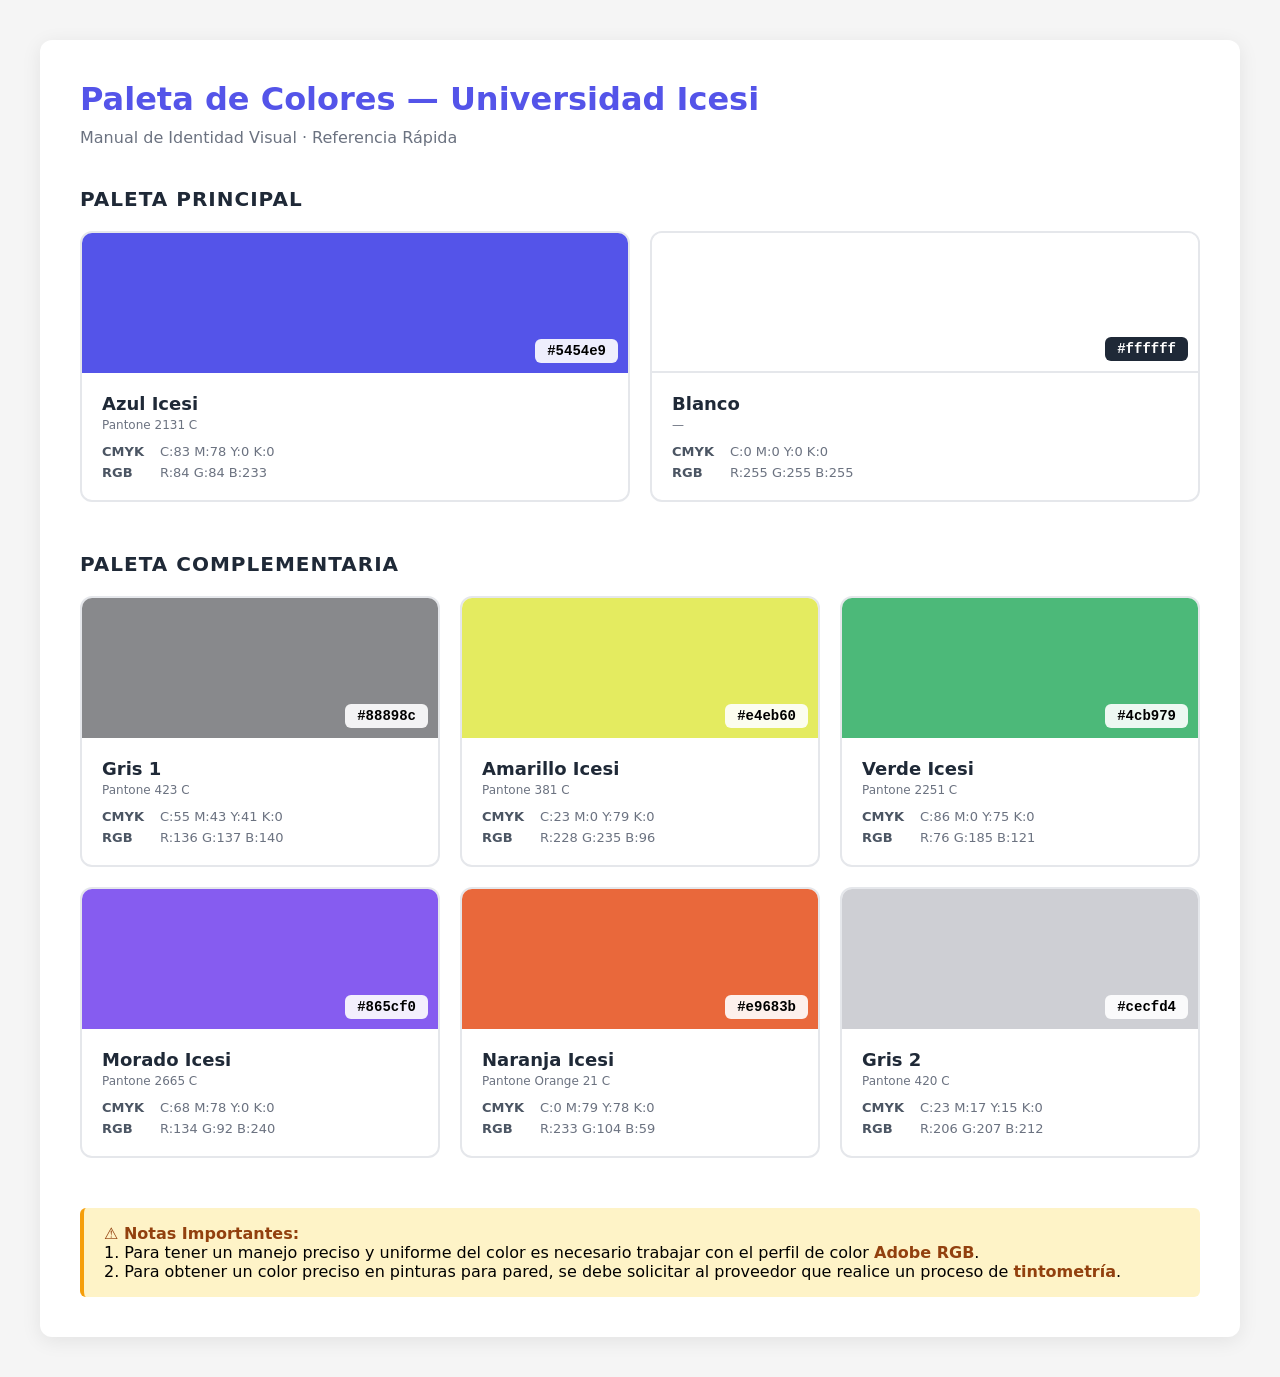
<file: assets/color-reference.html>
<!DOCTYPE html>
<html lang="es">
<head>
    <meta charset="UTF-8">
    <meta name="viewport" content="width=device-width, initial-scale=1.0">
    <title>Referencia de Colores — Universidad Icesi</title>
    <style>
        * {
            margin: 0;
            padding: 0;
            box-sizing: border-box;
        }
        body {
            font-family: system-ui, -apple-system, sans-serif;
            background: #f5f5f5;
            padding: 40px;
        }
        .container {
            max-width: 1200px;
            margin: 0 auto;
            background: white;
            padding: 40px;
            border-radius: 12px;
            box-shadow: 0 4px 20px rgba(0,0,0,0.08);
        }
        h1 {
            color: #5454e9;
            margin-bottom: 10px;
        }
        .subtitle {
            color: #6b7280;
            margin-bottom: 40px;
        }
        .section {
            margin-bottom: 50px;
        }
        .section h2 {
            font-size: 20px;
            margin-bottom: 20px;
            color: #1f2937;
            text-transform: uppercase;
            letter-spacing: 0.05em;
        }
        .color-grid {
            display: grid;
            grid-template-columns: repeat(auto-fit, minmax(280px, 1fr));
            gap: 20px;
        }
        .color-card {
            border: 2px solid #e5e7eb;
            border-radius: 12px;
            overflow: hidden;
            transition: transform 0.2s;
        }
        .color-card:hover {
            transform: translateY(-4px);
            box-shadow: 0 8px 24px rgba(0,0,0,0.12);
        }
        .color-sample {
            height: 140px;
            width: 100%;
            position: relative;
        }
        .color-hex {
            position: absolute;
            bottom: 10px;
            right: 10px;
            background: rgba(255,255,255,0.9);
            padding: 4px 12px;
            border-radius: 6px;
            font-family: monospace;
            font-weight: 700;
            font-size: 14px;
        }
        .color-info {
            padding: 20px;
        }
        .color-name {
            font-size: 18px;
            font-weight: 700;
            margin-bottom: 4px;
            color: #1f2937;
        }
        .pantone {
            font-size: 12px;
            color: #6b7280;
            margin-bottom: 12px;
        }
        .specs {
            display: flex;
            flex-direction: column;
            gap: 6px;
            font-size: 13px;
        }
        .spec-row {
            display: flex;
            gap: 8px;
        }
        .spec-label {
            font-weight: 700;
            color: #4b5563;
            min-width: 50px;
        }
        .spec-value {
            color: #6b7280;
        }
        .note {
            background: #fef3c7;
            border-left: 4px solid #f59e0b;
            padding: 16px 20px;
            margin-top: 30px;
            border-radius: 6px;
        }
        .note strong {
            color: #92400e;
        }
    </style>
</head>
<body>
    <div class="container">
        <h1>Paleta de Colores — Universidad Icesi</h1>
        <p class="subtitle">Manual de Identidad Visual · Referencia Rápida</p>

        <!-- PALETA PRINCIPAL -->
        <div class="section">
            <h2>Paleta Principal</h2>
            <div class="color-grid">
                <div class="color-card">
                    <div class="color-sample" style="background: #5454e9;">
                        <div class="color-hex">#5454e9</div>
                    </div>
                    <div class="color-info">
                        <div class="color-name">Azul Icesi</div>
                        <div class="pantone">Pantone 2131 C</div>
                        <div class="specs">
                            <div class="spec-row">
                                <span class="spec-label">CMYK</span>
                                <span class="spec-value">C:83 M:78 Y:0 K:0</span>
                            </div>
                            <div class="spec-row">
                                <span class="spec-label">RGB</span>
                                <span class="spec-value">R:84 G:84 B:233</span>
                            </div>
                        </div>
                    </div>
                </div>

                <div class="color-card">
                    <div class="color-sample" style="background: #ffffff; border-bottom: 2px solid #e5e7eb;">
                        <div class="color-hex" style="background: #1f2937; color: white;">#ffffff</div>
                    </div>
                    <div class="color-info">
                        <div class="color-name">Blanco</div>
                        <div class="pantone">—</div>
                        <div class="specs">
                            <div class="spec-row">
                                <span class="spec-label">CMYK</span>
                                <span class="spec-value">C:0 M:0 Y:0 K:0</span>
                            </div>
                            <div class="spec-row">
                                <span class="spec-label">RGB</span>
                                <span class="spec-value">R:255 G:255 B:255</span>
                            </div>
                        </div>
                    </div>
                </div>
            </div>
        </div>

        <!-- PALETA COMPLEMENTARIA -->
        <div class="section">
            <h2>Paleta Complementaria</h2>
            <div class="color-grid">
                <div class="color-card">
                    <div class="color-sample" style="background: #88898c;">
                        <div class="color-hex">#88898c</div>
                    </div>
                    <div class="color-info">
                        <div class="color-name">Gris 1</div>
                        <div class="pantone">Pantone 423 C</div>
                        <div class="specs">
                            <div class="spec-row">
                                <span class="spec-label">CMYK</span>
                                <span class="spec-value">C:55 M:43 Y:41 K:0</span>
                            </div>
                            <div class="spec-row">
                                <span class="spec-label">RGB</span>
                                <span class="spec-value">R:136 G:137 B:140</span>
                            </div>
                        </div>
                    </div>
                </div>

                <div class="color-card">
                    <div class="color-sample" style="background: #e4eb60;">
                        <div class="color-hex">#e4eb60</div>
                    </div>
                    <div class="color-info">
                        <div class="color-name">Amarillo Icesi</div>
                        <div class="pantone">Pantone 381 C</div>
                        <div class="specs">
                            <div class="spec-row">
                                <span class="spec-label">CMYK</span>
                                <span class="spec-value">C:23 M:0 Y:79 K:0</span>
                            </div>
                            <div class="spec-row">
                                <span class="spec-label">RGB</span>
                                <span class="spec-value">R:228 G:235 B:96</span>
                            </div>
                        </div>
                    </div>
                </div>

                <div class="color-card">
                    <div class="color-sample" style="background: #4cb979;">
                        <div class="color-hex">#4cb979</div>
                    </div>
                    <div class="color-info">
                        <div class="color-name">Verde Icesi</div>
                        <div class="pantone">Pantone 2251 C</div>
                        <div class="specs">
                            <div class="spec-row">
                                <span class="spec-label">CMYK</span>
                                <span class="spec-value">C:86 M:0 Y:75 K:0</span>
                            </div>
                            <div class="spec-row">
                                <span class="spec-label">RGB</span>
                                <span class="spec-value">R:76 G:185 B:121</span>
                            </div>
                        </div>
                    </div>
                </div>

                <div class="color-card">
                    <div class="color-sample" style="background: #865cf0;">
                        <div class="color-hex">#865cf0</div>
                    </div>
                    <div class="color-info">
                        <div class="color-name">Morado Icesi</div>
                        <div class="pantone">Pantone 2665 C</div>
                        <div class="specs">
                            <div class="spec-row">
                                <span class="spec-label">CMYK</span>
                                <span class="spec-value">C:68 M:78 Y:0 K:0</span>
                            </div>
                            <div class="spec-row">
                                <span class="spec-label">RGB</span>
                                <span class="spec-value">R:134 G:92 B:240</span>
                            </div>
                        </div>
                    </div>
                </div>

                <div class="color-card">
                    <div class="color-sample" style="background: #e9683b;">
                        <div class="color-hex">#e9683b</div>
                    </div>
                    <div class="color-info">
                        <div class="color-name">Naranja Icesi</div>
                        <div class="pantone">Pantone Orange 21 C</div>
                        <div class="specs">
                            <div class="spec-row">
                                <span class="spec-label">CMYK</span>
                                <span class="spec-value">C:0 M:79 Y:78 K:0</span>
                            </div>
                            <div class="spec-row">
                                <span class="spec-label">RGB</span>
                                <span class="spec-value">R:233 G:104 B:59</span>
                            </div>
                        </div>
                    </div>
                </div>

                <div class="color-card">
                    <div class="color-sample" style="background: #cecfd4;">
                        <div class="color-hex">#cecfd4</div>
                    </div>
                    <div class="color-info">
                        <div class="color-name">Gris 2</div>
                        <div class="pantone">Pantone 420 C</div>
                        <div class="specs">
                            <div class="spec-row">
                                <span class="spec-label">CMYK</span>
                                <span class="spec-value">C:23 M:17 Y:15 K:0</span>
                            </div>
                            <div class="spec-row">
                                <span class="spec-label">RGB</span>
                                <span class="spec-value">R:206 G:207 B:212</span>
                            </div>
                        </div>
                    </div>
                </div>
            </div>
        </div>

        <!-- NOTAS -->
        <div class="note">
            <strong>⚠ Notas Importantes:</strong><br>
            1. Para tener un manejo preciso y uniforme del color es necesario trabajar con el perfil de color <strong>Adobe RGB</strong>.<br>
            2. Para obtener un color preciso en pinturas para pared, se debe solicitar al proveedor que realice un proceso de <strong>tintometría</strong>.
        </div>
    </div>
</body>
</html>
</file>
